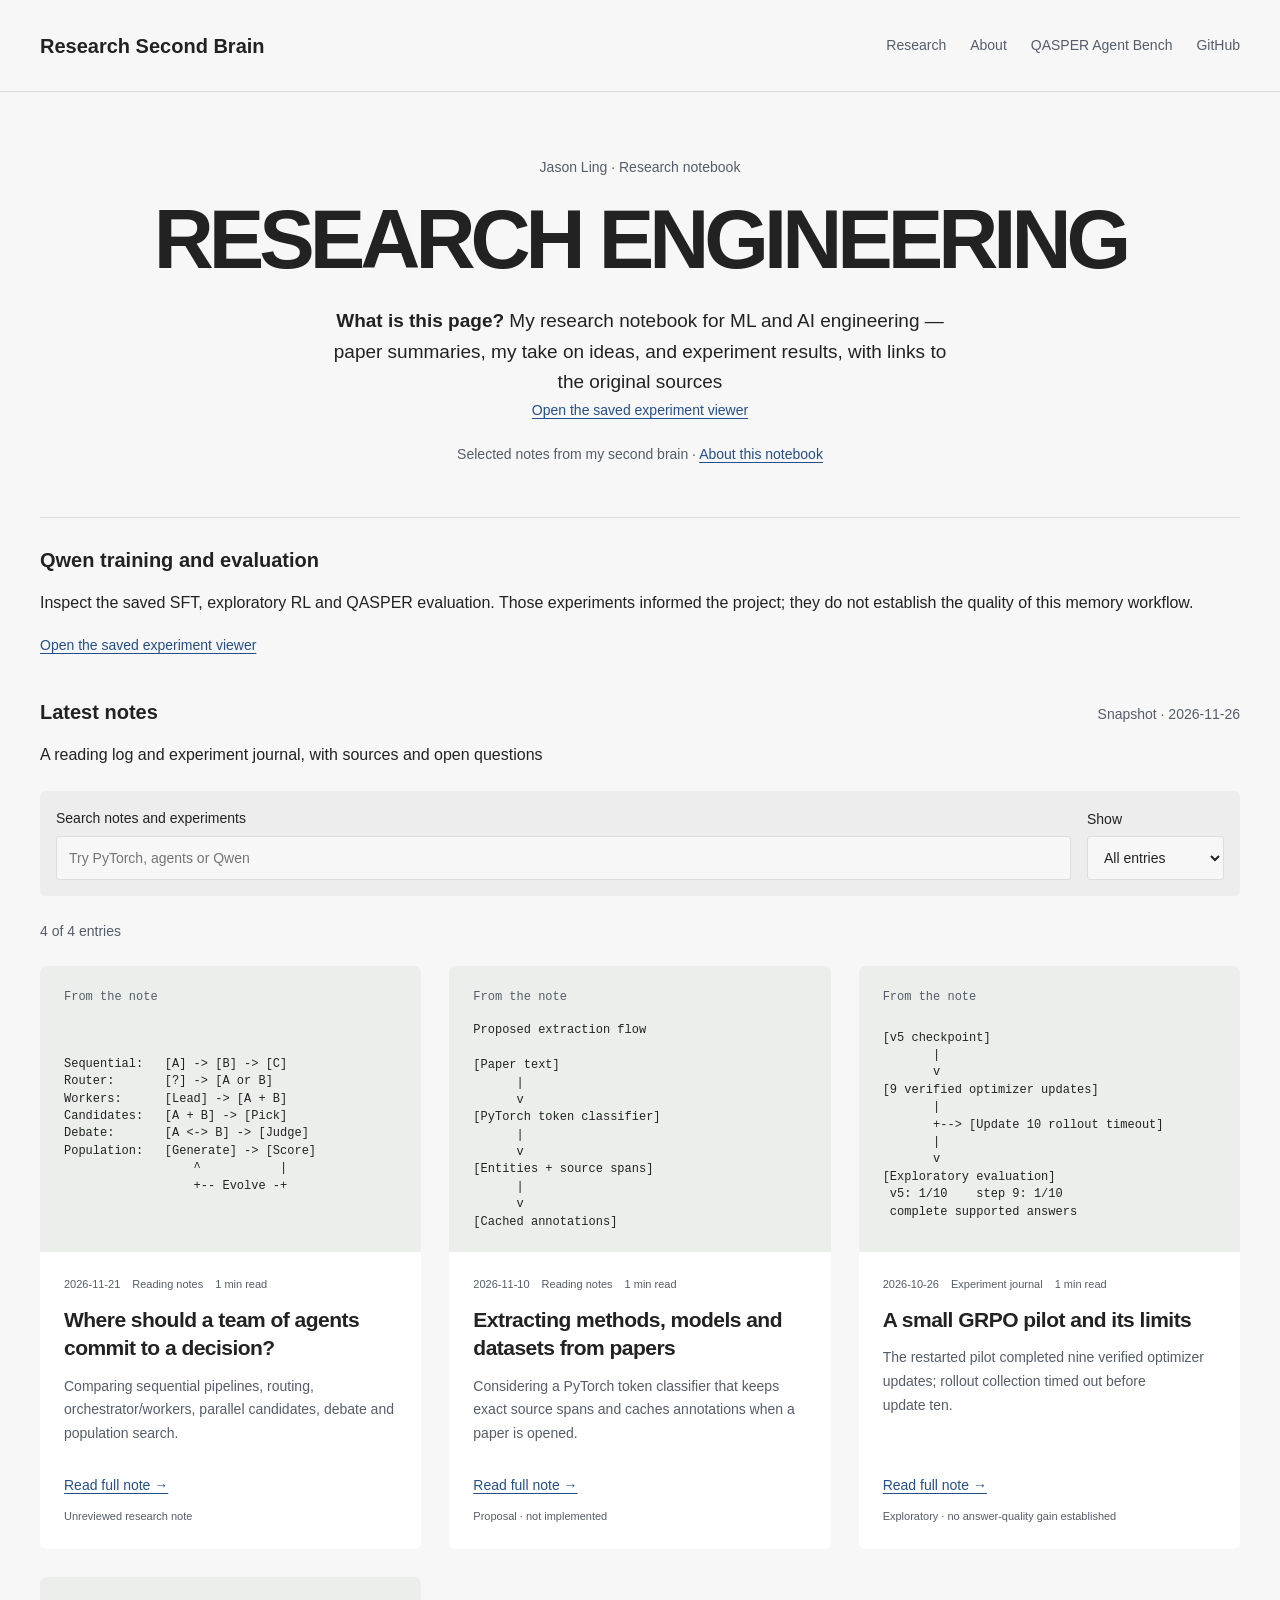
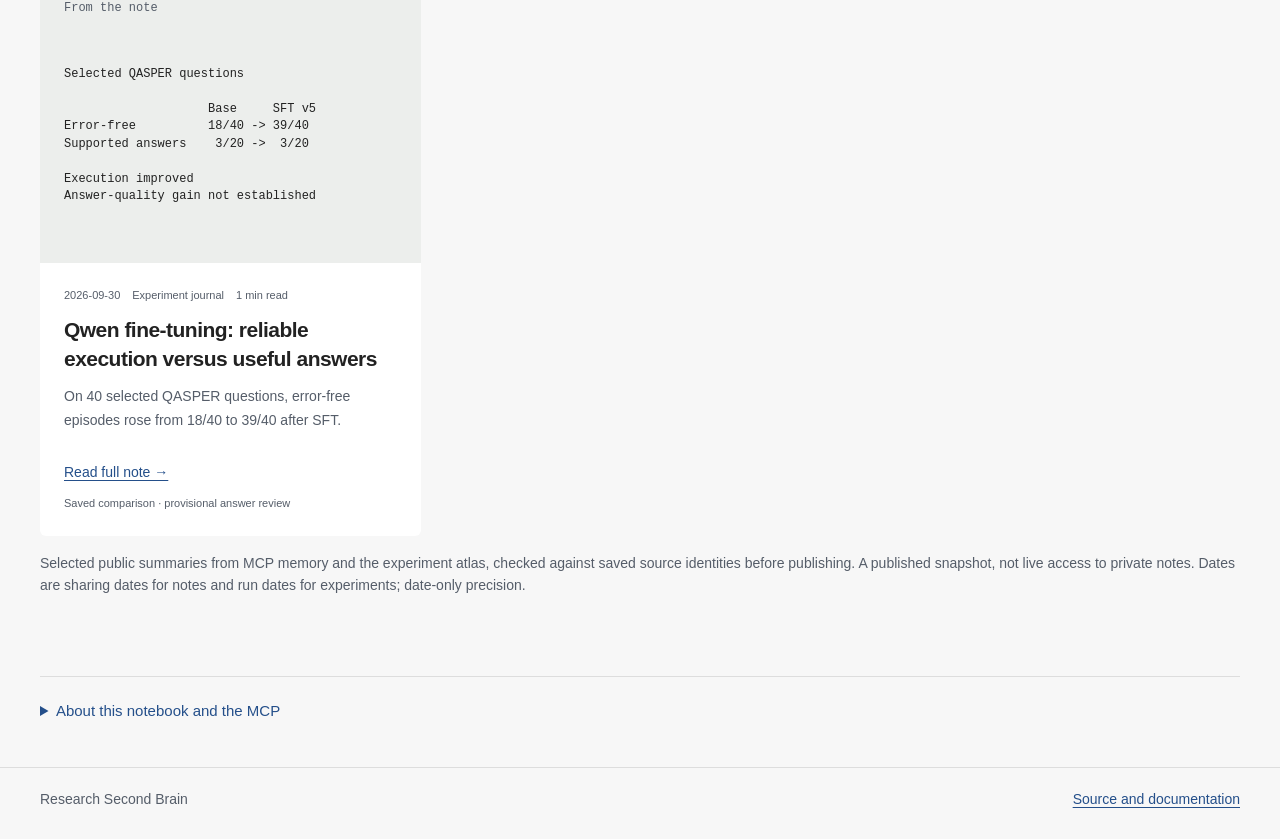
<file: web/index.html>
<!doctype html>
<html lang="en">
<head>
  <meta charset="utf-8">
  <meta name="viewport" content="width=device-width, initial-scale=1">
  <meta name="description" content="Research Second Brain connects paper evidence, ML experiments and the decisions between them through a personal research MCP.">
  <title>Research Engineering · Research Second Brain</title>
  <link rel="stylesheet" href="styles.css">
  <script src="research.js" defer></script>
</head>
<body>
  <a class="skip" href="#main">Skip to content</a>
  <header class="site-header">
    <a class="wordmark" href="./" aria-label="Research Second Brain home">Research Second Brain</a>
    <nav aria-label="Main navigation">
      <a href="#research">Research</a>
      <a href="#about">About</a>
      <a href="case-study/">QASPER Agent Bench</a>
      <a href="https://github.com/Jasonlingg/Research-Second-Brain">GitHub</a>
    </nav>
  </header>

  <main id="main">
    <section class="intro" aria-labelledby="intro-title">
      <p class="author-line">Jason Ling · Research notebook</p>
      <h1 id="intro-title">Research Engineering</h1>
      <p class="lede"><strong>What is this page?</strong> My research notebook for ML and AI engineering — paper summaries, my take on ideas, and experiment results, with links to the original sources</p>
      <p><a class="text-link" href="case-study/">Open the saved experiment viewer</a></p>
      <p class="quiet">Selected notes from my second brain · <a href="#about">About this notebook</a></p>
    </section>

    <section id="qwen-study" class="features" aria-labelledby="qwen-study-title">
      <h2 id="qwen-study-title">Qwen training and evaluation</h2>
      <p>Inspect the saved SFT, exploratory RL and QASPER evaluation. Those experiments informed the project;
        they do not establish the quality of this memory workflow.</p>
      <a class="text-link" href="case-study/">Open the saved experiment viewer</a>
    </section>

    <section id="research" class="research" aria-labelledby="research-title">
      <div class="section-heading">
        <h2 id="research-title">Latest notes</h2>
        <span id="research-date" class="status"></span>
      </div>
      <p>A reading log and experiment journal, with sources and open questions</p>
      <div class="research-controls">
        <label for="research-query">Search notes and experiments
          <input id="research-query" type="search" placeholder="Try PyTorch, agents or Qwen" disabled>
        </label>
        <label for="research-kind">Show
          <select id="research-kind" disabled><option value="all">All entries</option><option value="Exploring">Reading notes</option><option value="Experiment">Experiments</option></select>
        </label>
      </div>
      <div class="feed-toolbar">
        <p id="research-count" class="quiet" role="status" aria-live="polite">Loading public research</p>
      </div>
      <div id="research-entries" class="dispatches" aria-label="Research posts"></div>
      <p id="research-scope" class="quiet">Published summaries only — no live access to my private MCP store or Obsidian vault</p>
      <noscript><p><a href="research.json">Read the public research snapshot</a></p></noscript>
    </section>

    <details id="about" class="about-notebook">
      <summary>About this notebook and the MCP</summary>
    <section class="features" aria-labelledby="features-title">
      <h2 id="features-title">Included features</h2>
      <ul>
        <li><strong>arXiv search and reading</strong> — Find papers, follow available citations, cache paper text and inspect exact passages</li>
        <li><strong>Research memory</strong> — Import selected Markdown or JSON notes and search saved experiments across sessions</li>
        <li><strong>Evidence-linked records</strong> — Save findings, results and decisions with source references and revision history</li>
        <li><strong>Memory review</strong> — Ask your assistant to check past records against their sources and draft a proposed update</li>
        <li><strong>Obsidian notes</strong> — With a configured note folder, MCP writes Markdown directly and reads your edits; experiment records also have a generated reading view</li>
      </ul>
      <p class="quiet">All included in the same server. Paper search and uncached downloads need internet access.
        No separate arXiv MCP installation is needed. Review drafts are saved only when explicitly requested.</p>
    </section>

    <section class="features" aria-labelledby="use-case-title">
      <h2 id="use-case-title">Save something you read, find it when you need it</h2>
      <p>Share a paper, article or LinkedIn post with your connected assistant.
        Include the relevant text or a screenshot if the link is inaccessible.</p>
      <p><strong>Now:</strong> “Save this runtime comparison as a research note for our paper extractor.
        Keep the source link, why it might matter and what needs checking.”</p>
      <p><strong>Later:</strong> “What did we save about encoder runtimes, and does it apply to this experiment?”</p>
      <p class="quiet">Your assistant reads the source and explicitly saves a note through MCP.
        arXiv tools are included; general web reading uses your assistant's own tools.
        Notes stay local and can be browsed in Obsidian. Saved claims remain unreviewed until checked.</p>
    </section>

    <p><a href="research-mcp/">View a recorded MCP example</a></p>

    <section id="setup" class="setup" aria-labelledby="setup-title">
      <div>
        <h2 id="setup-title">Run the MCP server</h2>
        <p>Run Research Second Brain locally and connect it to an MCP client. Your assistant can find past attempts,
          inspect papers, and save research records. Successful saves refresh a linked Obsidian reading vault.</p>
        <a class="text-link" href="https://github.com/Jasonlingg/Research-Second-Brain/blob/main/mcp/README.md">Installation and client configuration</a>
      </div>
      <div class="terminal">
        <p>Run from the repository root</p>
        <pre><code>python -m pip install -e '.[mcp,vault]'
python scripts/mcp/research_justification_mcp.py</code></pre>
        <p>The second command is the stdio server your client launches.</p>
      </div>
    </section>

    <section class="notes" aria-label="Scope and research background">
      <div><h3>Current limitations</h3>
        <p>Recall currently uses word overlap. Exact quotes and hashes establish provenance, not whether a conclusion is supported.
          Only the configured Markdown note folder is read directly; other personal notes require explicit import. Public notes require approval. A small pilot did not establish an advantage over web research plus Markdown.</p>
      </div>
    </section>
    </details>
  </main>
  <footer><span>Research Second Brain</span><a href="https://github.com/Jasonlingg/Research-Second-Brain">Source and documentation</a></footer>
</body>
</html>
</file>
<file: web/styles.css>
:root {
  color-scheme: light;
  --canvas: #ffffff;
  --surface: #f7f7f7;
  --ink: #20242b;
  --muted: #555d69;
  --accent: #244f8a;
  --line: #dce0e6;
  --sans: "Avenir Next", "Segoe UI", sans-serif;
  --mono: "SFMono-Regular", Consolas, monospace;
}
* { box-sizing: border-box; }
html { scroll-padding-top: 24px; }
body { margin: 0; background: var(--canvas); color: var(--ink); font: 16px/1.6 var(--sans); }
::selection { color: #162d4b; background: #dae7f8; }
a { color: var(--accent); text-underline-offset: 3px; }
a:hover { text-decoration-thickness: 2px; }
:focus-visible { outline: 2px solid var(--accent); outline-offset: 4px; }
.skip { position: absolute; top: -80px; left: 20px; padding: 12px; background: var(--canvas); z-index: 2; }
.skip:focus { top: 10px; }
.site-header, main, footer { max-width: 960px; margin: auto; padding-left: 32px; padding-right: 32px; }
.site-header { display: flex; align-items: center; justify-content: space-between; min-height: 76px; border-bottom: 1px solid var(--line); }
.wordmark { color: var(--ink); font-size: 20px; font-weight: 650; text-decoration: none; }
nav { display: flex; gap: 24px; font-size: 14px; }
nav a { color: var(--muted); text-decoration: none; }
nav a:hover { color: var(--ink); text-decoration: underline; }
h1, h2, h3, p { margin-top: 0; }
h1, h2, h3 { text-wrap: balance; }
p { text-wrap: pretty; }
h1 { font-size: 28px; line-height: 1.3; font-weight: 600; letter-spacing: -.02em; margin-bottom: 16px; }
h2 { font-size: 20px; line-height: 1.4; font-weight: 600; margin-bottom: 16px; }
h3 { font-size: 16px; line-height: 1.5; font-weight: 600; margin-bottom: 16px; }
.intro { padding: 40px 0 32px; }
.lede { max-width: 72ch; margin-bottom: 20px; }
.action { display: inline-block; padding: 8px 18px; background: var(--accent); color: white; text-decoration: none; font-size: 14px; border-radius: 3px; }
.action:hover { color: white; background: #1a3b68; text-decoration: none; }
.action:active { background: #132d50; }
.quiet, .demo-disclosure { color: var(--muted); font-size: 14px; }
.quiet { margin: 16px 0 0; }
.features { padding: 28px 0; border-top: 1px solid var(--line); }
.features ul { margin: 0; padding-left: 22px; max-width: 78ch; }
.features li { margin-bottom: 12px; }
.features .quiet { max-width: 78ch; }
.walkthrough { padding-top: 28px; border-top: 1px solid var(--line); }
.section-heading { display: flex; align-items: baseline; justify-content: space-between; gap: 16px; }
.status { flex-shrink: 0; font-size: 14px; color: var(--muted); }
.demo-disclosure { margin-bottom: 24px; max-width: 72ch; }
.trail h3 { max-width: 72ch; }
.steps { display: flex; gap: 24px; border-bottom: 1px solid var(--line); }
.steps button { padding: 12px 0; background: none; border: 0; border-bottom: 2px solid transparent; color: var(--muted); font: 14px/1.5 var(--sans); cursor: pointer; }
.steps button:hover { color: var(--ink); }
.steps button[aria-selected="true"] { border-bottom-color: var(--accent); color: var(--accent); font-weight: 600; }
.steps button:active { color: var(--ink); }
.steps button:disabled { color: #626976; cursor: not-allowed; border-color: transparent; }
.record { padding: 24px 0; min-height: 350px; overflow-wrap: anywhere; }
.record h3 { margin-bottom: 12px; }
.record p { max-width: 72ch; margin-bottom: 16px; }
.record blockquote { margin: 20px 0; padding: 16px 20px; max-width: 72ch; background: var(--surface); font-size: 16px; line-height: 1.7; }
.record .label { font-size: 14px; font-weight: 600; color: var(--muted); margin-bottom: 4px; }
.record .caution { color: var(--muted); font-size: 14px; margin-top: 20px; }
.text-link { font-size: 14px; }
details { margin-top: 16px; font-size: 14px; }
summary { cursor: pointer; color: var(--accent); padding: 4px 0; }
summary:hover { text-decoration: underline; text-underline-offset: 3px; }
details[open] summary { margin-bottom: 12px; }
.receipt { font: 13px/1.7 var(--mono); white-space: pre-wrap; overflow-wrap: anywhere; max-width: 78ch; }
.setup { margin: 32px 0; padding: 28px 0; border-top: 1px solid var(--line); border-bottom: 1px solid var(--line); }
.setup p { max-width: 72ch; }
.terminal { margin-top: 24px; }
.terminal p { color: var(--muted); font-size: 14px; margin-bottom: 12px; }
.terminal p:last-child { margin: 12px 0 0; }
.terminal pre { margin: 0; padding: 16px 20px; background: var(--surface); white-space: pre; overflow-x: auto; font: 13px/1.8 var(--mono); }
.notes { padding-bottom: 12px; }
.notes > div { margin-bottom: 28px; }
.notes h3 { margin-bottom: 8px; }
.notes p { max-width: 72ch; color: var(--muted); font-size: 14px; margin-bottom: 12px; }
footer { display: flex; justify-content: space-between; gap: 20px; padding-top: 20px; padding-bottom: 28px; border-top: 1px solid var(--line); color: var(--muted); font-size: 14px; }
@media (max-width: 600px) {
  .site-header, main, footer { padding-left: 20px; padding-right: 20px; }
  .site-header { min-height: 100px; align-items: flex-start; flex-direction: column; justify-content: center; gap: 12px; }
  nav { gap: 20px; flex-wrap: wrap; }
  .intro { padding-top: 28px; }
  h1 { font-size: 24px; }
  .section-heading { flex-wrap: wrap; gap: 0; margin-bottom: 12px; }
  .section-heading h2 { margin-right: 16px; margin-bottom: 4px; }
  .steps { gap: 20px; }
  .steps button { min-height: 48px; }
  .record { min-height: 0; }
  .record blockquote { padding: 16px; }
  footer { flex-direction: column; gap: 8px; }
}

.research { padding: 28px 0 32px; border-top: 1px solid var(--line); }
.research-controls { display: flex; gap: 16px; margin-top: 24px; }
.research-controls label { display: flex; flex-direction: column; gap: 6px; font-size: 14px; }
.research-controls label:first-child { flex: 1; }
.research-controls input, .research-controls select, .research-retry { font: inherit; color: var(--ink); background: var(--canvas); border: 1px solid var(--line); border-radius: 3px; padding: 10px 12px; min-height: 44px; min-width: 0; }
/* Public reading journal */
.author-line { font-size: 14px; color: var(--muted); margin-bottom: 16px; }
.intro { padding: 52px 0 36px; }
.intro h1 { font-family: Georgia, "Times New Roman", serif; font-size: clamp(30px, 4vw, 42px); font-weight: 400; line-height: 1.2; }
.research { max-width: 760px; }
.research-controls { padding-bottom: 8px; }
.research-meta { display: flex; flex-wrap: wrap; gap: 16px; color: var(--muted); font-size: 13px; margin-bottom: 12px; }
.dispatch { padding: 32px 0; border-bottom: 1px solid var(--line); scroll-margin-top: 24px; overflow-wrap: anywhere; }
.dispatch h3 { font: 400 28px/1.3 Georgia, "Times New Roman", serif; letter-spacing: -.015em; margin-bottom: 16px; text-wrap: pretty; }
.dispatch h3 a { color: var(--ink); text-decoration: none; }
.dispatch h3 a:hover { color: var(--accent); }
.dispatch-summary { font-size: 17px; line-height: 1.75; max-width: 70ch; margin-bottom: 16px; }
.dispatch-body { font-size: 16px; line-height: 1.8; }
.dispatch-body > p { max-width: 70ch; }
.dispatch-body h4 { font-size: 14px; margin: 24px 0 8px; }
.dispatch-source { margin-top: 24px; font-size: 14px; }
.research-status { color: var(--muted); font-size: 12px; margin: 16px 0 0; }
.dispatch:target h3 a { text-decoration: underline; text-decoration-color: var(--line); text-underline-offset: 5px; }
@media(max-width:600px) { .research-controls { flex-direction: column; } .intro { padding: 32px 0; } .dispatch h3 { font-size: 24px; } }

.note-page { padding-top: 44px; padding-bottom: 36px; }
.note-page article { max-width: 740px; }
.note-page h1 { font: 400 clamp(28px, 4vw, 40px)/1.25 Georgia, "Times New Roman", serif; letter-spacing: -.02em; text-wrap: pretty; overflow-wrap: anywhere; }
.note-page h2 { margin-top: 32px; font-size: 18px; }
.note-copy { font-size: 17px; line-height: 1.85; margin-top: 28px; overflow-wrap: anywhere; }
.note-source { border-top: 1px solid var(--line); margin-top: 32px; overflow-wrap: anywhere; }
.note-page code { overflow-wrap: anywhere; }
.note-back { border-top: 1px solid var(--line); padding-top: 24px; margin: 40px 0 0; }
.note-copy h2 { margin-top: 32px; font-size: 20px; }
.note-copy h3 { margin: 24px 0 8px; font-size: 17px; }
.note-copy ul { padding-left: 24px; }
.note-copy li { margin: 8px 0; }

.ascii-diagram { padding: 24px 16px; margin: 20px 0; background: var(--surface); font: 13px/1.65 var(--mono); overflow-x: auto; white-space: pre; }
@media(max-width:600px) { .ascii-diagram { padding: 16px 8px; font-size: 11px; } }

.dispatches .dispatch-summary { font-size: 16px; }
.dispatches .ascii-diagram { margin: 8px 0 24px; min-height: 160px; }
.dispatches .text-link { margin-top: auto; padding-top: 12px; }
.dispatches .ascii-diagram { height: auto; min-height: 0; flex-shrink: 0; overflow-x: auto; overflow-y: hidden; }


/* Reading comes first; tools remain available without dominating the feed. */
.feed-toolbar { display: flex; align-items: center; justify-content: space-between; gap: 16px; margin-top: 20px; }
.feed-toolbar .quiet { margin: 0; }
.blog-feed { margin-top: 12px; }
.blog-feed .dispatch { padding: 32px 0; }
.blog-feed .dispatch-summary { font-size: 16px; line-height: 1.8; color: var(--muted); }
.blog-feed .dispatch h3 { font-size: 27px; max-width: 32ch; }
.blog-feed .research-status { margin-top: 12px; }
.about-notebook { border-top: 1px solid var(--line); margin: 28px 0 40px; padding-top: 18px; }
.about-notebook > summary { font-size: 15px; }
.about-notebook .features:first-of-type { border-top: 0; }
@media(max-width:600px) { .blog-feed .dispatch h3 { font-size: 24px; } .research-meta { gap: 8px 14px; } }
.personal-take { border-top: 1px solid var(--line); margin-top: 32px; padding-top: 4px; font-size: 17px; line-height: 1.8; }
.related-posts { border-top: 1px solid var(--line); margin-top: 32px; }
.related-posts ul { padding-left: 20px; }
.related-posts li { margin: 10px 0; }

/* Editorial grid: source-driven previews, generous spacing, neutral surfaces. */
:root { --canvas: #f7f7f7; --surface: #ededed; --ink: #222222; --line: #dddddd; }
.site-header, main, footer { max-width: 1400px; padding-left: 40px; padding-right: 40px; }
.site-header { min-height: 92px; }
.intro { text-align: center; padding: 64px 0 52px; }
.intro h1 { font-family: var(--sans); font-size: clamp(42px, 6.5vw, 92px); font-weight: 750; text-transform: uppercase; letter-spacing: -.06em; margin: 12px 0 16px; }
.intro .lede { margin: 0 auto; max-width: 58ch; font-size: 19px; }
.intro .quiet { margin-top: 20px; }
.author-line { margin-bottom: 12px; }
.research { max-width: none; border-top: 0; padding-top: 12px; }
.research-controls { background: var(--surface); padding: 16px; border-radius: 6px; align-items: end; }
.research-controls input, .research-controls select { background: var(--canvas); }
.feed-toolbar { margin: 24px 0; }
.feed-posts { display: grid; grid-template-columns: repeat(3, minmax(0, 1fr)); gap: 28px; align-items: stretch; }
.dispatch, .blog-feed .dispatch { padding: 0; border: 0; background: #ffffff; border-radius: 6px; overflow: hidden; display: flex; flex-direction: column; }
.post-preview { display: flex; flex-direction: column; justify-content: space-between; aspect-ratio: 4 / 3; background: #e7e9e8; color: var(--ink); text-decoration: none; padding: 24px; overflow: hidden; }
.post-preview:hover { background: #dfe3e1; }
.cover-label { font: 12px var(--mono); color: var(--muted); }
.cover-source { font-size: clamp(20px, 2.2vw, 30px); font-weight: 650; letter-spacing: -.04em; }
.cover-caption { font-size: 12px; max-width: 34ch; }
.diagram-cover { justify-content: start; gap: 18px; background: #eceeec; }
.cover-diagram { font: 12px/1.45 var(--mono); white-space: pre; margin: auto 0; overflow: hidden; }
.post-body { padding: 24px; display: flex; flex-direction: column; flex: 1; }
.post-body .research-meta { font-size: 11px; gap: 8px 12px; }
.dispatch h3, .blog-feed .dispatch h3 { font: 650 21px/1.35 var(--sans); letter-spacing: -.025em; margin-bottom: 12px; max-width: none; }
.blog-feed .dispatch-summary, .dispatches .dispatch-summary { font-size: 14px; line-height: 1.7; }
.post-body .text-link { margin-top: auto; padding-top: 12px; }
.post-body .research-status { font-size: 11px; line-height: 1.5; }
.note-page article { margin: 0 auto; }
.note-page .note-back { max-width: 740px; margin-left: auto; margin-right: auto; }
.about-notebook { margin-top: 48px; }
@media(max-width:1100px) { .feed-posts { grid-template-columns: repeat(2, minmax(0, 1fr)); } }
@media(max-width:700px) {
  .site-header, main, footer { padding-left: 20px; padding-right: 20px; }
  .site-header { flex-direction: column; align-items: flex-start; justify-content: center; gap: 12px; padding-top: 20px; padding-bottom: 20px; }
  nav { flex-wrap: wrap; gap: 16px; }
  .intro { padding: 32px 0; }
  .intro .lede { font-size: 16px; }
  .feed-posts { grid-template-columns: 1fr; gap: 24px; }
  .post-body { padding: 20px; }
  .cover-diagram { font-size: 11px; }
  .research-controls { align-items: stretch; flex-direction: column; }
}
</file>
